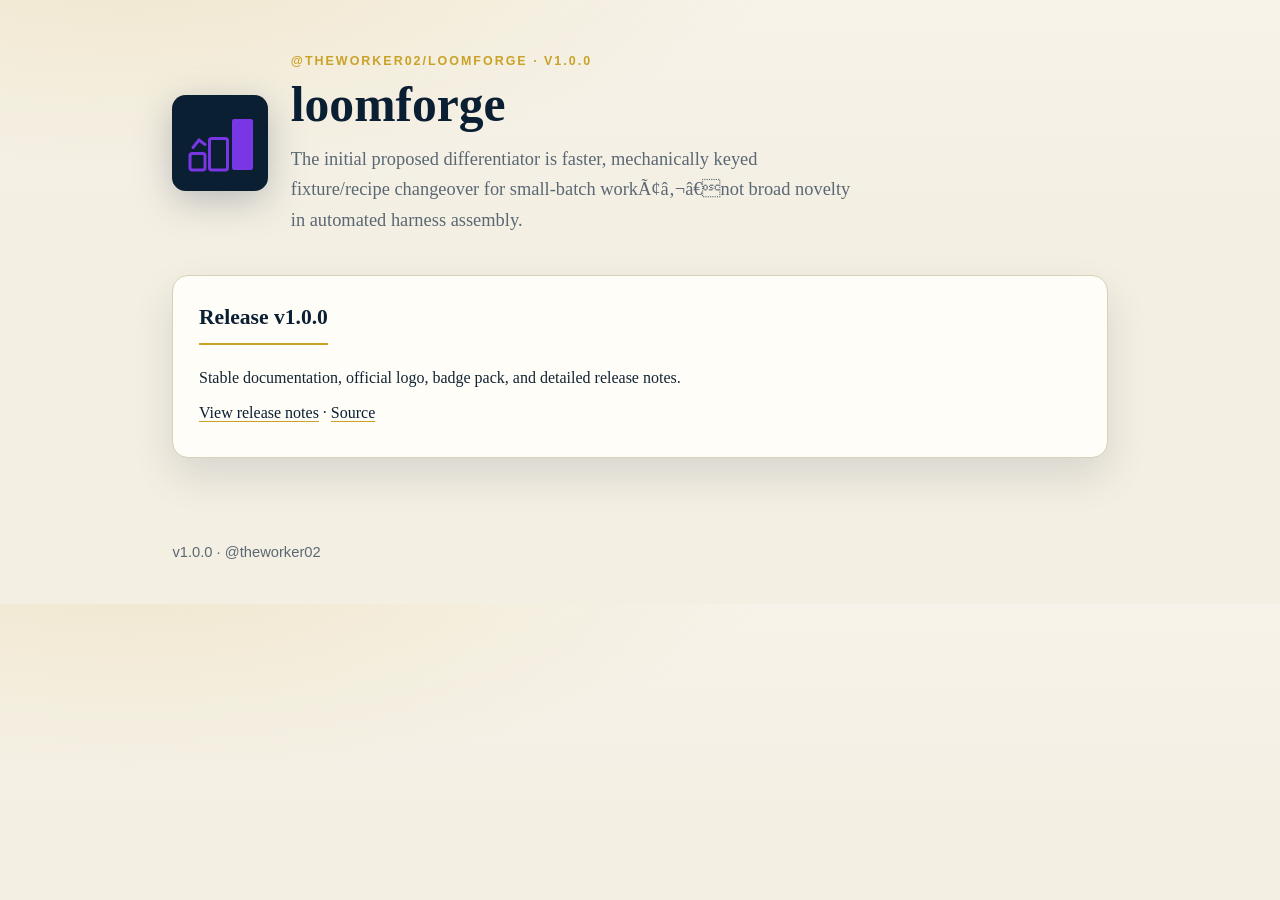
<file: docs/index.html>
<!DOCTYPE html>
<html lang="en"><head>
<meta charset="utf-8"><meta name="viewport" content="width=device-width, initial-scale=1">
<title>loomforge · v1.0.0</title>
<link rel="stylesheet" href="styles.css">
<link rel="icon" href="logo.svg" type="image/svg+xml">
</head><body>
<header class="hero">
<img src="logo.svg" alt="loomforge official logo" width="96" height="96">
<div>
<p class="kicker sans">@theworker02/loomforge · v1.0.0</p>
<h1>loomforge</h1>
<p class="lede">The initial proposed differentiator is faster, mechanically keyed fixture/recipe changeover for small-batch workÃ¢â‚¬â€not broad novelty in automated harness assembly.</p>
</div>
</header>
<main class="wrap">
<section>
<h2>Release v1.0.0</h2>
<p>Stable documentation, official logo, badge pack, and detailed release notes.</p>
<p><a href="https://github.com/theworker02/loomforge/releases/tag/v1.0.0">View release notes</a> ·
<a href="https://github.com/theworker02/loomforge">Source</a></p>
</section>
</main>
<footer class="sans">v1.0.0 · @theworker02</footer>
</body></html>
</file>
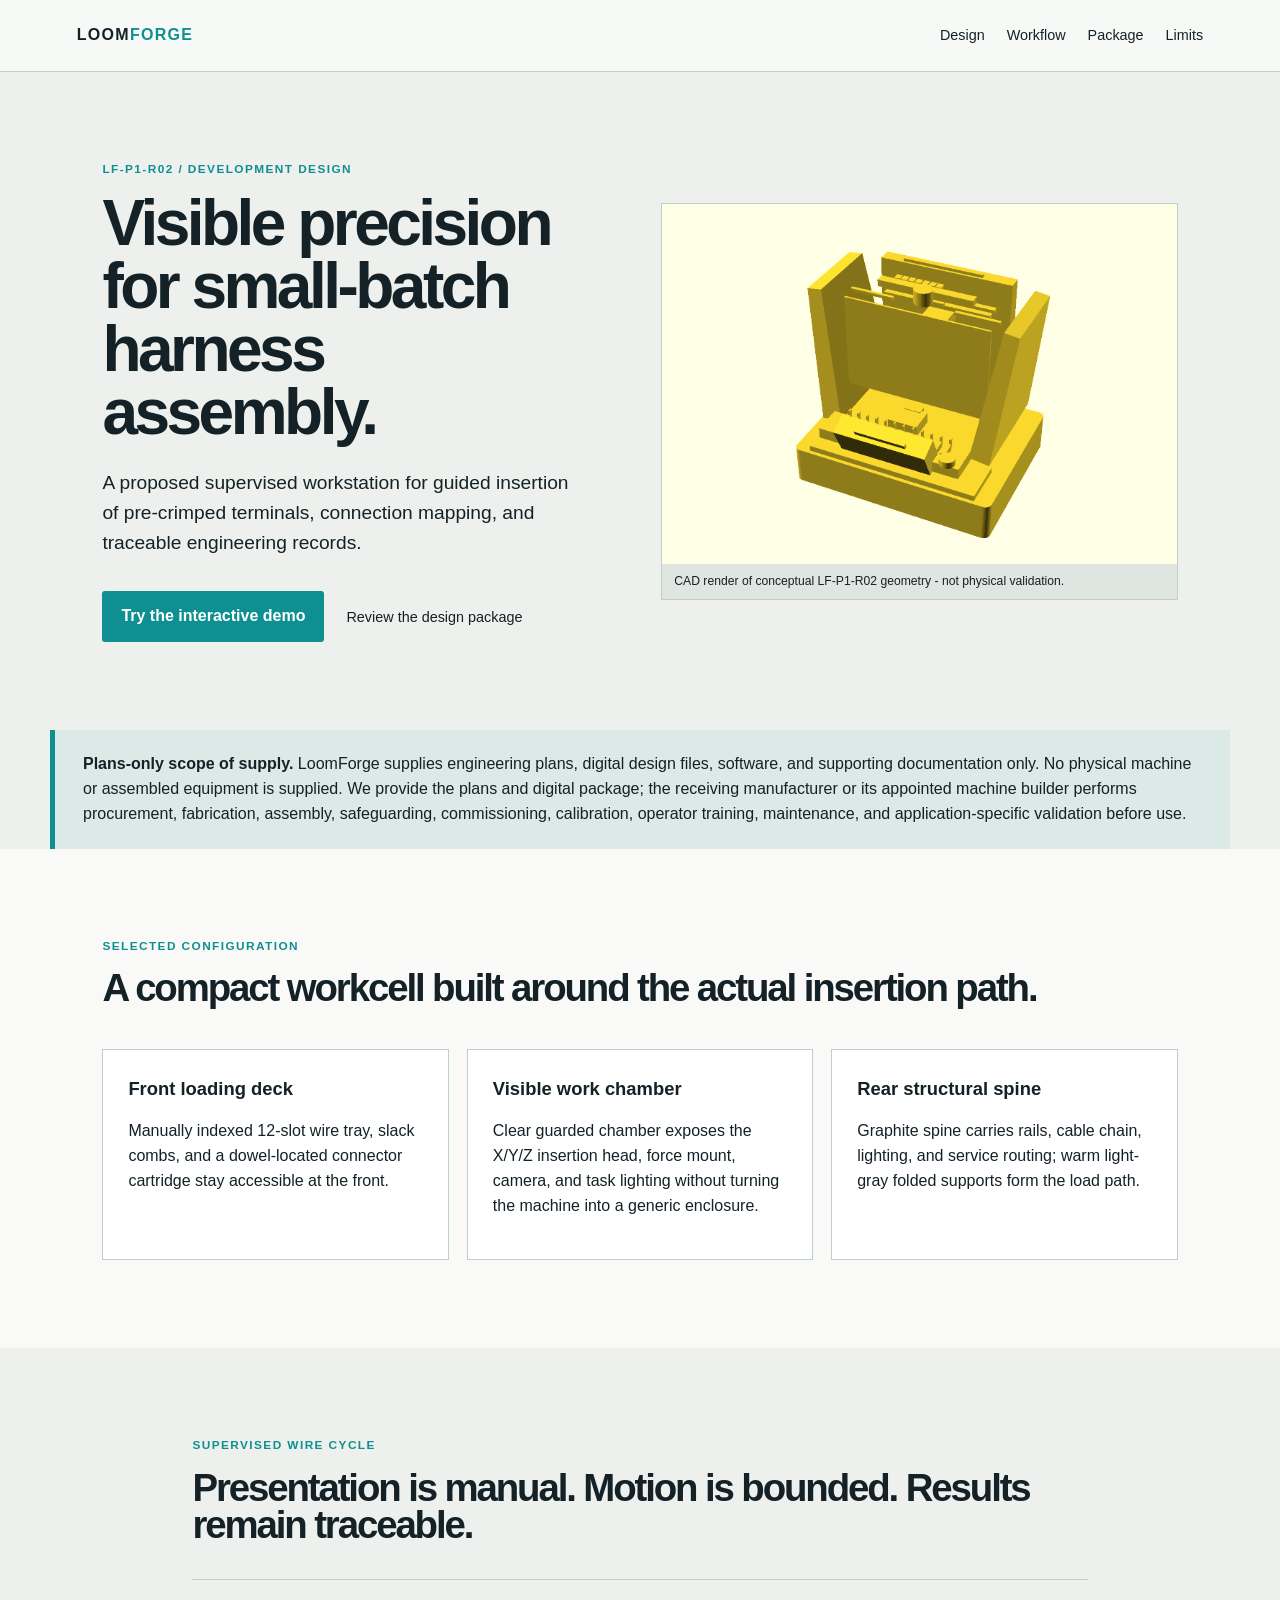
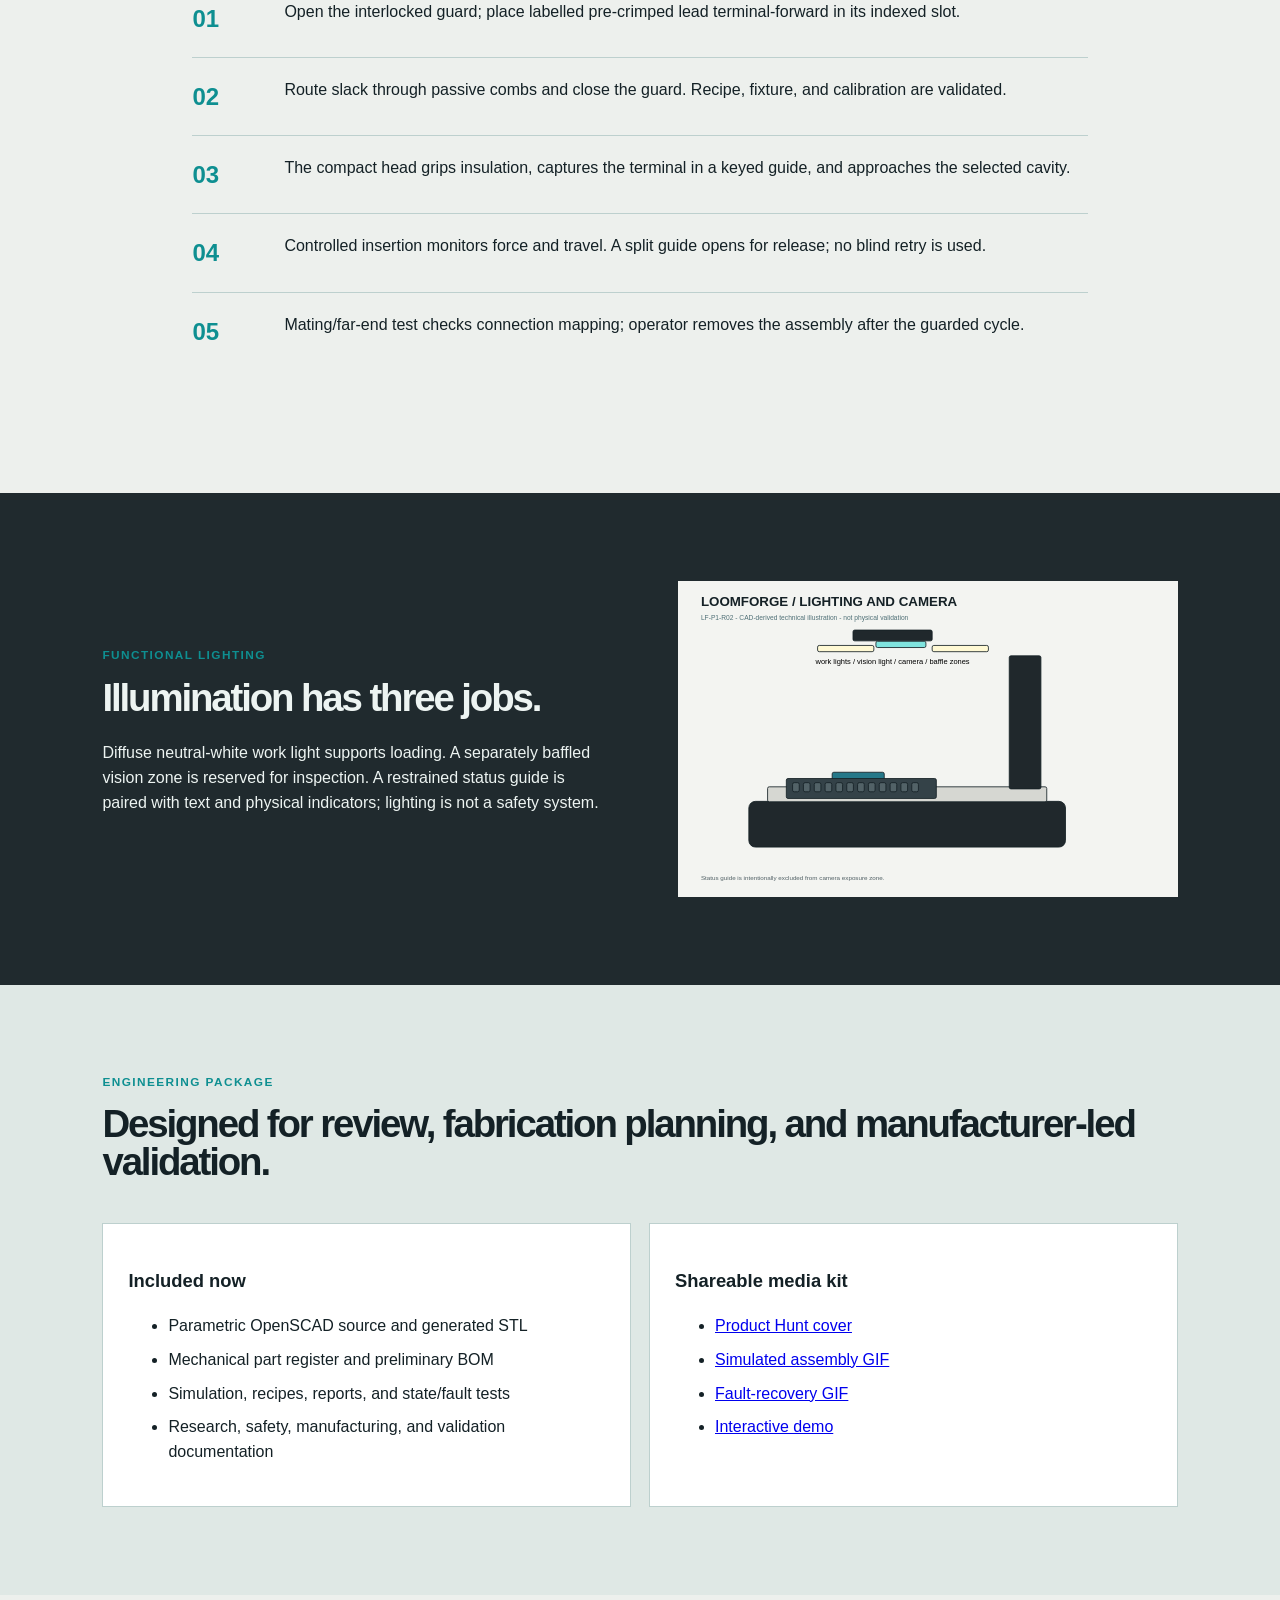
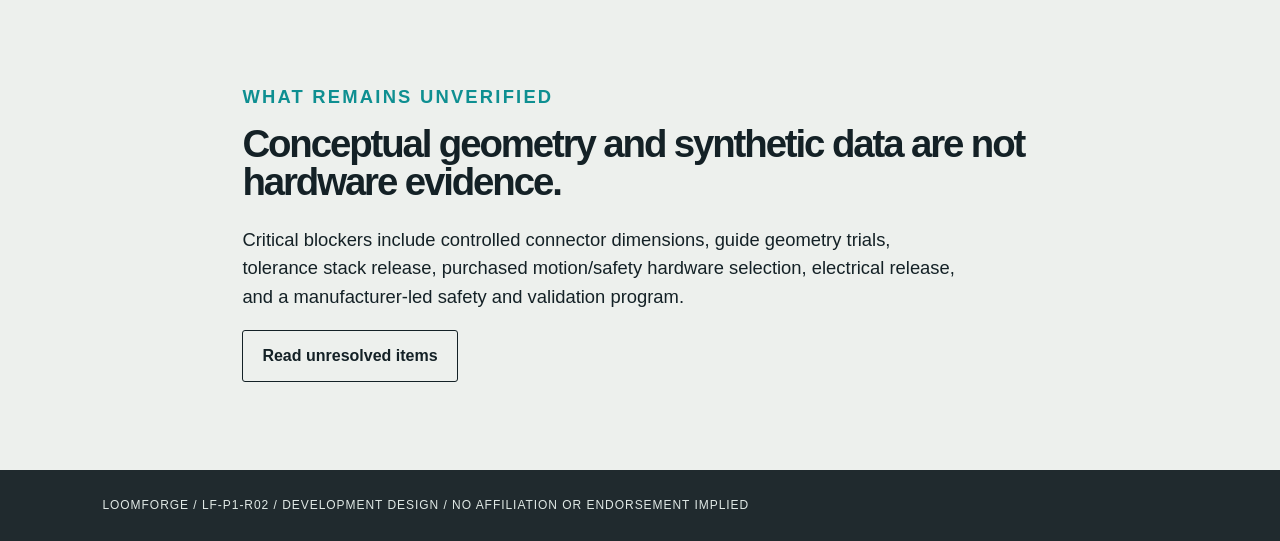
<file: site/index.html>
<!doctype html>
<html lang="en">
<head>
  <meta charset="utf-8">
  <meta name="viewport" content="width=device-width,initial-scale=1">
  <meta name="description" content="LoomForge engineering design package for a proposed small-batch wire-harness assembly workstation.">
  <title>LoomForge - Engineering Design Package</title>
  <link rel="icon" type="image/svg+xml" href="favicon.svg">
  <link rel="stylesheet" href="styles.css">
</head>
<body>
  <header class="nav"><a class="brand" href="#top">LOOM<span>FORGE</span></a><nav><a href="#design">Design</a><a href="#workflow">Workflow</a><a href="#package">Package</a><a href="#limits">Limits</a></nav></header>
  <main id="top">
    <section class="hero">
      <div><p class="eyebrow">LF-P1-R02 / DEVELOPMENT DESIGN</p><h1>Visible precision for small-batch harness assembly.</h1><p class="lede">A proposed supervised workstation for guided insertion of pre-crimped terminals, connection mapping, and traceable engineering records.</p><div class="actions"><a class="button" href="demo.html">Try the interactive demo</a><a class="text-link" href="downloads/loomforge-r02-design-review.pdf">Review the design package</a></div></div>
      <figure><img src="assets/cad-front-hero.png" alt="CAD-rendered LoomForge R02 conceptual workstation"><figcaption>CAD render of conceptual LF-P1-R02 geometry - not physical validation.</figcaption></figure>
    </section>
    <section class="notice"><strong>Plans-only scope of supply.</strong> LoomForge supplies engineering plans, digital design files, software, and supporting documentation only. No physical machine or assembled equipment is supplied. We provide the plans and digital package; the receiving manufacturer or its appointed machine builder performs procurement, fabrication, assembly, safeguarding, commissioning, calibration, operator training, maintenance, and application-specific validation before use.</section>
    <section id="design" class="design"><div class="section-head"><p class="eyebrow">SELECTED CONFIGURATION</p><h2>A compact workcell built around the actual insertion path.</h2></div><div class="grid three"><article><b>Front loading deck</b><p>Manually indexed 12-slot wire tray, slack combs, and a dowel-located connector cartridge stay accessible at the front.</p></article><article><b>Visible work chamber</b><p>Clear guarded chamber exposes the X/Y/Z insertion head, force mount, camera, and task lighting without turning the machine into a generic enclosure.</p></article><article><b>Rear structural spine</b><p>Graphite spine carries rails, cable chain, lighting, and service routing; warm light-gray folded supports form the load path.</p></article></div></section>
    <section id="workflow" class="workflow"><div class="section-head"><p class="eyebrow">SUPERVISED WIRE CYCLE</p><h2>Presentation is manual. Motion is bounded. Results remain traceable.</h2></div><ol><li><span>01</span> Open the interlocked guard; place labelled pre-crimped lead terminal-forward in its indexed slot.</li><li><span>02</span> Route slack through passive combs and close the guard. Recipe, fixture, and calibration are validated.</li><li><span>03</span> The compact head grips insulation, captures the terminal in a keyed guide, and approaches the selected cavity.</li><li><span>04</span> Controlled insertion monitors force and travel. A split guide opens for release; no blind retry is used.</li><li><span>05</span> Mating/far-end test checks connection mapping; operator removes the assembly after the guarded cycle.</li></ol></section>
    <section class="lighting"><div><p class="eyebrow">FUNCTIONAL LIGHTING</p><h2>Illumination has three jobs.</h2><p>Diffuse neutral-white work light supports loading. A separately baffled vision zone is reserved for inspection. A restrained status guide is paired with text and physical indicators; lighting is not a safety system.</p></div><img src="assets/lighting-camera.svg" alt="Technical illustration of camera and lighting positions"></section>
    <section id="package" class="package"><p class="eyebrow">ENGINEERING PACKAGE</p><h2>Designed for review, fabrication planning, and manufacturer-led validation.</h2><div class="grid two"><article><h3>Included now</h3><ul><li>Parametric OpenSCAD source and generated STL</li><li>Mechanical part register and preliminary BOM</li><li>Simulation, recipes, reports, and state/fault tests</li><li>Research, safety, manufacturing, and validation documentation</li></ul></article><article><h3>Shareable media kit</h3><ul><li><a href="media/product-hunt-cover.png">Product Hunt cover</a></li><li><a href="media/loomforge-simulated-walkthrough.gif">Simulated assembly GIF</a></li><li><a href="media/loomforge-fault-recovery.gif">Fault-recovery GIF</a></li><li><a href="demo.html">Interactive demo</a></li></ul></article></div></section>
    <section id="limits" class="limits"><p class="eyebrow">WHAT REMAINS UNVERIFIED</p><h2>Conceptual geometry and synthetic data are not hardware evidence.</h2><p>Critical blockers include controlled connector dimensions, guide geometry trials, tolerance stack release, purchased motion/safety hardware selection, electrical release, and a manufacturer-led safety and validation program.</p><a class="button ghost" href="downloads/unresolved-design-items.md">Read unresolved items</a></section>
  </main>
  <footer>LOOMFORGE / LF-P1-R02 / DEVELOPMENT DESIGN / NO AFFILIATION OR ENDORSEMENT IMPLIED</footer>
</body>
</html>
</file>
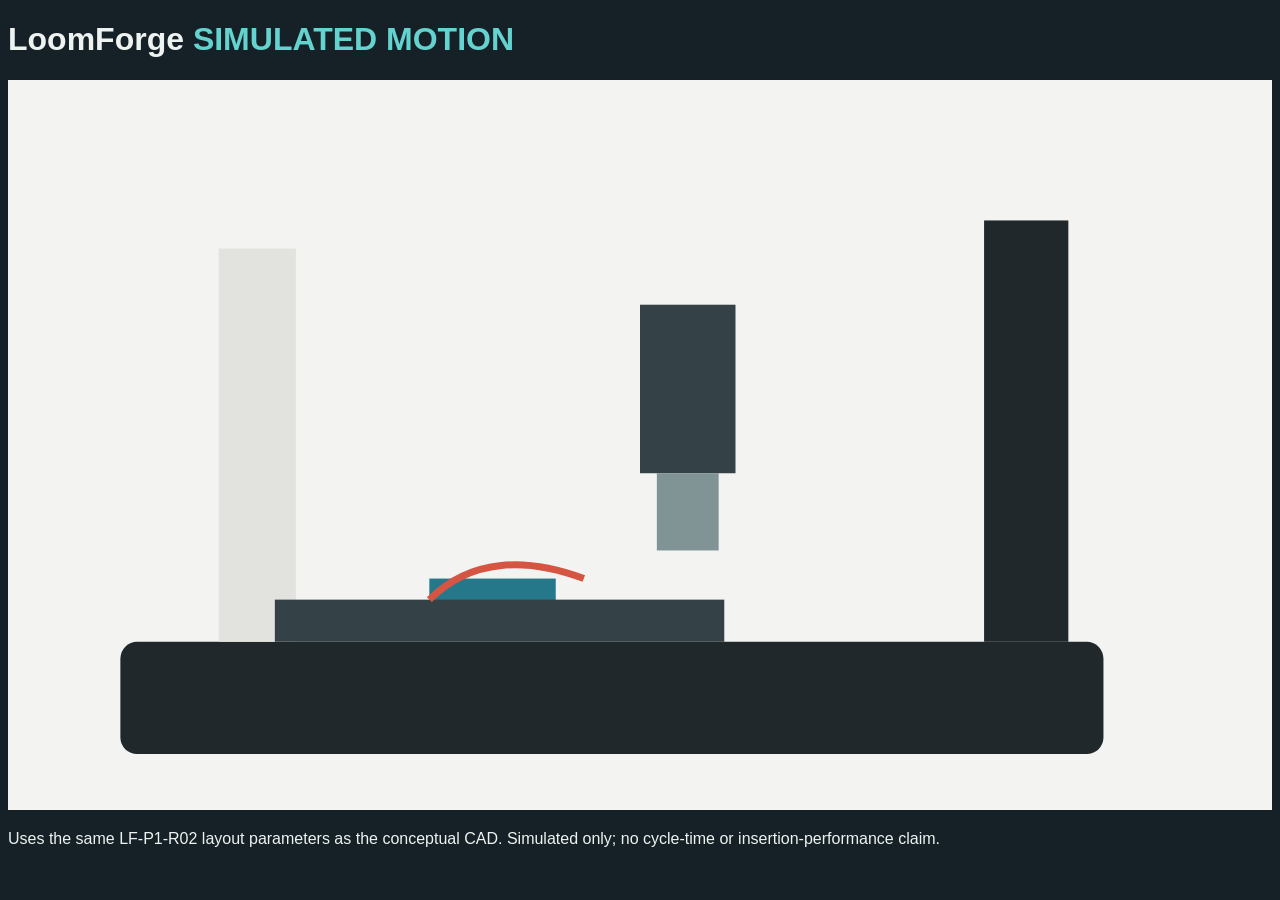
<file: reports/motion-demonstration.html>
<!doctype html><title>LoomForge simulated motion</title><style>body{font-family:Arial;background:#152126;color:#eef3f1}svg{max-width:100%;background:#f3f4f1}#tag{color:#64d2ce}</style><h1>LoomForge <span id="tag">SIMULATED MOTION</span></h1><p id="s"></p><svg viewBox="0 0 900 520"><rect x="80" y="400" width="700" height="80" rx="12" fill="#20282c"/><rect x="150" y="120" width="55" height="280" fill="#e2e3de"/><rect x="695" y="100" width="60" height="300" fill="#20282c"/><rect x="300" y="355" width="90" height="35" fill="#257889"/><rect x="190" y="370" width="320" height="30" fill="#344248" id="tray"/><rect x="450" y="160" width="68" height="120" fill="#344248" id="head"/><rect x="462" y="280" width="44" height="55" fill="#809395" id="guide"/><path d="M300 370 C330 340 370 340 410 355" fill="none" stroke="#d55542" stroke-width="5" id="wire"/></svg><script>let a=[['Operator loads indexed wire into tray',450,160],['Guard closes; controller ready',450,160],['Head picks terminal at tray slot',250,280],['Head transfers to fixture',405,220],['Guided simulated insertion',405,310],['Guide opens; gripper releases',405,250],['Electrical mapping verification',405,220],['Completed assembly removed by operator',450,160],['Fault example: force limit -> recovery required',405,270]];let i=0;setInterval(()=>{let x=a[i];s.textContent=x[0];head.setAttribute('x',x[1]);guide.setAttribute('x',x[1]+12);guide.setAttribute('y',x[2]+120);i=(i+1)%a.length},1600)</script><p>Uses the same LF-P1-R02 layout parameters as the conceptual CAD. Simulated only; no cycle-time or insertion-performance claim.</p>
</file>
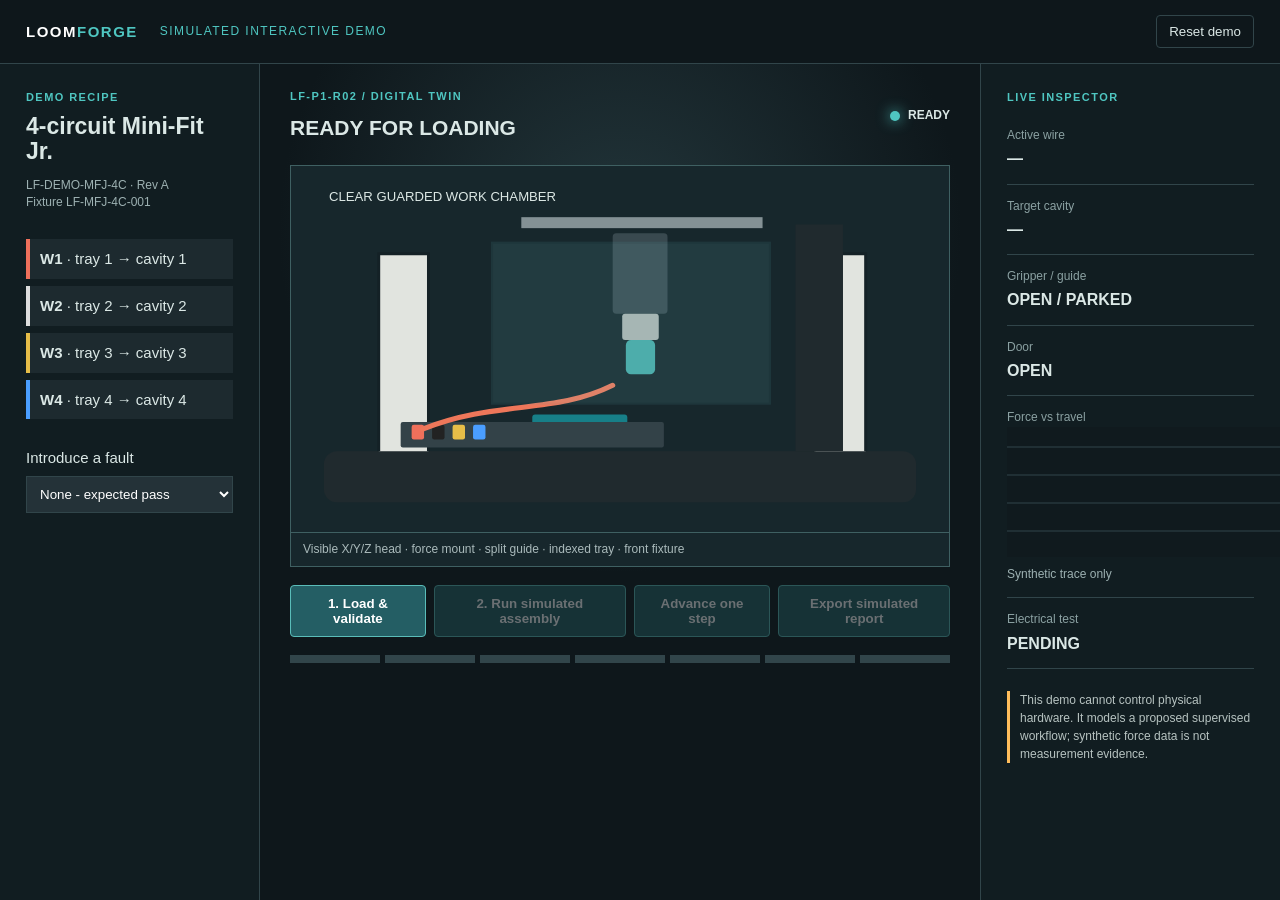
<file: site/demo.html>
<!doctype html>
<html lang="en"><head><meta charset="utf-8"><meta name="viewport" content="width=device-width,initial-scale=1"><title>LoomForge Interactive Demo</title><link rel="icon" type="image/svg+xml" href="favicon.svg"><link rel="stylesheet" href="demo.css"></head>
<body>
<header><a href="index.html" class="brand">LOOM<span>FORGE</span></a><div class="mode">SIMULATED INTERACTIVE DEMO</div><button id="reset" class="quiet">Reset demo</button></header>
<main>
 <aside class="recipe"><p class="eyebrow">DEMO RECIPE</p><h1>4-circuit Mini-Fit Jr.</h1><p class="meta">LF-DEMO-MFJ-4C · Rev A<br>Fixture LF-MFJ-4C-001</p><div id="wires" class="wires"></div><div class="fault"><label for="fault">Introduce a fault</label><select id="fault"><option value="none">None - expected pass</option><option value="missing">Missing wire W2</option><option value="force">High insertion resistance W2</option><option value="mapping">Wrong connection W2</option><option value="door">Door opened during cycle</option></select></div></aside>
 <section class="workcell"><div class="topline"><div><p class="eyebrow">LF-P1-R02 / DIGITAL TWIN</p><h2 id="state">READY FOR LOADING</h2></div><div class="indicator"><span id="lamp"></span><b id="lampText">READY</b></div></div>
 <div class="chamber"><svg viewBox="0 0 900 500" aria-label="LoomForge simulated workstation"><rect x="45" y="390" width="810" height="70" rx="18" fill="#202a2e"/><path d="M120 390V120h68v270M716 390V120h70v270" fill="#e1e4df" stroke="#142126" stroke-width="4"/><rect x="690" y="80" width="65" height="310" fill="#202a2e"/><rect x="330" y="340" width="130" height="44" rx="4" fill="#177f88" id="fixture"/><rect x="150" y="350" width="360" height="35" rx="3" fill="#334248"/><g id="slots"></g><rect x="315" y="70" width="330" height="15" fill="#849195"/><g id="head"><rect x="440" y="92" width="75" height="110" rx="5" fill="#39494f"/><rect x="453" y="202" width="50" height="36" rx="4" fill="#adb4b1"/><rect x="458" y="238" width="40" height="47" rx="7" fill="#48a9a6"/><path id="wirePath" d="M180 360 C280 320 360 340 440 300" stroke="#ee775a" stroke-width="7" fill="none" stroke-linecap="round"/></g><rect x="275" y="105" width="380" height="220" fill="#76cad0" opacity=".12" stroke="#50a3aa" stroke-width="3"/><text x="52" y="48" fill="#dce8e5" font-family="Arial" font-size="18">CLEAR GUARDED WORK CHAMBER</text></svg><div class="machine-caption">Visible X/Y/Z head · force mount · split guide · indexed tray · front fixture</div></div>
 <div class="controls"><button id="load">1. Load & validate</button><button id="run" disabled>2. Run simulated assembly</button><button id="advance" disabled>Advance one step</button><button id="export" disabled>Export simulated report</button></div>
 <div class="timeline" id="timeline"></div></section>
 <aside class="inspector"><p class="eyebrow">LIVE INSPECTOR</p><section><span>Active wire</span><strong id="active">—</strong></section><section><span>Target cavity</span><strong id="cavity">—</strong></section><section><span>Gripper / guide</span><strong id="gripper">OPEN / PARKED</strong></section><section><span>Door</span><strong id="door">OPEN</strong></section><section><span>Force vs travel</span><canvas id="force" width="290" height="130"></canvas><small id="forceNote">Synthetic trace only</small></section><section><span>Electrical test</span><strong id="electrical">PENDING</strong></section><p class="guardrail">This demo cannot control physical hardware. It models a proposed supervised workflow; synthetic force data is not measurement evidence.</p></aside>
</main><script src="demo.js"></script></body></html>
</file>
<file: docs/styles.css>
:root {
  --navy: #0B1F33;
  --navy-2: #14324d;
  --gold: #C9A227;
  --gold-soft: #e6d08a;
  --paper: #f4efe3;
  --card: #fffdf8;
  --ink: #122433;
  --muted: #5a6874;
  --line: #d9d0ba;
  --code-bg: #0B1F33;
  --code-fg: #f4efe3;
  --shadow: 0 18px 40px rgba(11, 31, 51, 0.12);
}

* { box-sizing: border-box; }

html {
  scroll-behavior: smooth;
}

body {
  margin: 0;
  color: var(--ink);
  background:
    radial-gradient(1200px 420px at 10% -10%, rgba(201, 162, 39, 0.16), transparent 55%),
    linear-gradient(180deg, #f7f3ea 0%, var(--paper) 220px);
  font-family: "Iowan Old Style", "Palatino Linotype", Palatino, "Times New Roman", serif;
  line-height: 1.65;
}

.sans, nav, table, .btn, .kicker, footer {
  font-family: "Segoe UI", "Helvetica Neue", Arial, sans-serif;
}

a {
  color: var(--navy);
  text-decoration-color: var(--gold);
  text-underline-offset: 0.18em;
}

a:hover { color: #081524; }

.nav {
  position: sticky;
  top: 0;
  z-index: 20;
  display: flex;
  align-items: center;
  justify-content: space-between;
  gap: 1rem;
  padding: 0.7rem 1.4rem;
  background: rgba(11, 31, 51, 0.96);
  color: #fff;
  border-bottom: 3px solid var(--gold);
  backdrop-filter: blur(8px);
}

.nav a { color: #fff; text-decoration: none; }
.nav .links { display: flex; gap: 1.1rem; font-size: 0.92rem; letter-spacing: 0.02em; }
.nav .links a:hover { color: var(--gold-soft); }
.nav .brand-lockup {
  display: flex;
  align-items: center;
  gap: 0.65rem;
  font-weight: 650;
  letter-spacing: 0.04em;
}
.nav img { width: 32px; height: 32px; }

.hero {
  max-width: 980px;
  margin: 0 auto;
  padding: 3.2rem 1.4rem 1.4rem;
  display: grid;
  grid-template-columns: 96px 1fr;
  gap: 1.4rem;
  align-items: center;
}

.hero img {
  width: 96px;
  height: 96px;
  filter: drop-shadow(0 10px 18px rgba(11, 31, 51, 0.25));
}

.kicker {
  margin: 0 0 0.35rem;
  color: var(--gold);
  font-size: 0.78rem;
  letter-spacing: 0.16em;
  text-transform: uppercase;
  font-weight: 700;
}

h1 {
  margin: 0;
  font-size: clamp(2rem, 4vw, 3.1rem);
  line-height: 1.12;
  color: var(--navy);
}

.lede {
  margin: 0.7rem 0 0;
  max-width: 62ch;
  font-size: 1.15rem;
  color: var(--muted);
}

.badges { display: flex; flex-wrap: wrap; gap: 0.45rem; margin-top: 1rem; }
.badge {
  display: inline-block;
  padding: 0.18rem 0.55rem;
  border: 1px solid var(--gold);
  color: var(--navy);
  background: rgba(201, 162, 39, 0.12);
  font-size: 0.75rem;
  letter-spacing: 0.04em;
  border-radius: 999px;
}

.wrap {
  max-width: 980px;
  margin: 0 auto;
  padding: 0 1.4rem 4rem;
}

section {
  background: var(--card);
  border: 1px solid var(--line);
  border-radius: 16px;
  padding: 1.5rem 1.6rem 1.35rem;
  margin: 1.1rem 0;
  box-shadow: var(--shadow);
}

h2 {
  margin: 0 0 0.7rem;
  color: var(--navy);
  font-size: 1.35rem;
  padding-bottom: 0.45rem;
  border-bottom: 2px solid var(--gold);
  display: inline-block;
}

h3 { color: var(--navy-2); margin: 1.1rem 0 0.4rem; }

p { margin: 0.55rem 0; }

ul, ol { margin: 0.4rem 0 0.7rem; padding-left: 1.2rem; }

pre, code, kbd {
  font-family: "Cascadia Code", Consolas, "Courier New", monospace;
}

code, kbd {
  background: #efe8d6;
  padding: 0.08em 0.38em;
  border-radius: 4px;
  font-size: 0.92em;
}

pre {
  background: var(--code-bg);
  color: var(--code-fg);
  padding: 1rem 1.1rem;
  overflow-x: auto;
  border-radius: 10px;
  border-left: 5px solid var(--gold);
  font-size: 0.9rem;
  line-height: 1.5;
}

pre code { background: transparent; color: inherit; padding: 0; }

table {
  width: 100%;
  border-collapse: collapse;
  margin: 0.7rem 0 0.2rem;
  font-size: 0.95rem;
}

th, td {
  text-align: left;
  padding: 0.55rem 0.6rem;
  border-bottom: 1px solid var(--line);
  vertical-align: top;
}

th {
  color: var(--navy);
  background: #f3ead3;
  font-weight: 700;
}

.callout {
  background: #0B1F33;
  color: #f7f3ea;
  border-radius: 12px;
  padding: 1rem 1.15rem;
  margin: 0.9rem 0 0.2rem;
}
.callout strong { color: var(--gold-soft); }

.grid-2 {
  display: grid;
  grid-template-columns: 1fr 1fr;
  gap: 1rem;
}

.ok { color: #1d6b3a; font-weight: 700; }
.fail { color: #9b2c2c; font-weight: 700; }

footer {
  max-width: 980px;
  margin: 0 auto;
  padding: 0 1.4rem 2.5rem;
  color: var(--muted);
  font-size: 0.92rem;
}

@media (max-width: 760px) {
  .hero, .grid-2 { grid-template-columns: 1fr; }
  .nav { flex-direction: column; align-items: flex-start; }
}
</file>
<file: site/styles.css>
:root{--ink:#142126;--graphite:#202a2e;--paper:#edf0ed;--panel:#f9faf7;--cyan:#0e8f91;--line:#bdd0ce}*{box-sizing:border-box}body{margin:0;font:16px/1.55 Arial,sans-serif;background:var(--paper);color:var(--ink)}.nav{height:72px;display:flex;align-items:center;justify-content:space-between;padding:0 6vw;border-bottom:1px solid var(--line);background:#f7f9f6}.brand{font-weight:800;letter-spacing:.08em;color:var(--ink);text-decoration:none}.brand span{color:var(--cyan)}nav{display:flex;gap:22px}nav a,.text-link{color:var(--ink);text-decoration:none;font-size:.9rem}.hero,.design,.workflow,.lighting,.package,.limits{padding:88px 8%;max-width:1400px;margin:auto}.hero{display:grid;grid-template-columns:1fr 1.1fr;gap:7vw;align-items:center}.eyebrow{letter-spacing:.12em;font-size:.74rem;font-weight:700;color:var(--cyan);margin:0 0 14px}.hero h1,.section-head h2,.lighting h2,.package h2,.limits h2{font-size:clamp(2.35rem,5vw,5.25rem);line-height:.98;letter-spacing:-.055em;margin:0 0 25px}.section-head h2,.lighting h2,.package h2,.limits h2{font-size:clamp(2rem,3vw,3.5rem)}.lede{font-size:1.2rem;max-width:550px}.actions{display:flex;gap:22px;align-items:center;margin-top:34px}.button{display:inline-block;padding:13px 19px;background:var(--cyan);color:white;text-decoration:none;font-weight:700;border-radius:3px}.ghost{background:transparent;color:var(--ink);border:1px solid var(--ink)}figure{margin:0;background:#dfe6e1;border:1px solid var(--line)}figure img{display:block;width:100%;min-height:360px;object-fit:cover}figcaption{font-size:.76rem;padding:8px 12px}.notice{max-width:1180px;margin:0 auto;padding:22px 28px;border-left:5px solid var(--cyan);background:#dbe9e7}.design{background:var(--panel);max-width:none;padding-left:8%;padding-right:8%}.grid{display:grid;gap:18px;margin-top:42px}.grid.three{grid-template-columns:repeat(3,1fr)}.grid.two{grid-template-columns:repeat(2,1fr)}article{padding:25px;background:white;border:1px solid var(--line)}article b,article h3{font-size:1.15rem}.workflow{max-width:1100px}.workflow ol{list-style:none;padding:0;margin:35px 0}.workflow li{display:grid;grid-template-columns:70px 1fr;gap:22px;padding:20px 0;border-top:1px solid var(--line)}.workflow span{font-weight:800;font-size:1.5rem;color:var(--cyan)}.lighting{display:grid;grid-template-columns:1fr 1fr;gap:6vw;align-items:center;background:var(--graphite);color:#edf4f2;max-width:none}.lighting img{max-width:100%;background:#f5f6f3}.package{background:#dfe8e5;max-width:none}.package li{margin:9px 0}.limits{max-width:1000px}.limits p{font-size:1.15rem;max-width:720px}footer{padding:26px 8%;background:var(--graphite);color:#dfe8e5;font-size:.75rem;letter-spacing:.08em}@media(max-width:760px){.hero,.lighting{grid-template-columns:1fr}.grid.three,.grid.two{grid-template-columns:1fr}.hero,.design,.workflow,.lighting,.package,.limits{padding:56px 6%}.nav{padding:0 6%}nav{gap:12px}nav a{font-size:.75rem}.actions{align-items:flex-start;flex-direction:column}}
</file>
<file: site/demo.css>
:root{--ink:#dbe8e6;--deep:#0e171b;--panel:#172328;--line:#31454a;--cyan:#4fc6c1;--amber:#ffbd5b;--red:#ef705b}*{box-sizing:border-box}body{margin:0;background:var(--deep);color:var(--ink);font:15px/1.45 Arial,sans-serif}header{height:64px;padding:0 26px;border-bottom:1px solid var(--line);display:flex;align-items:center;gap:22px}.brand{font-weight:800;letter-spacing:.1em;color:white;text-decoration:none}.brand span{color:var(--cyan)}.mode{font-size:12px;letter-spacing:.12em;color:var(--cyan);margin-right:auto}.quiet{background:none;border:1px solid var(--line);border-radius:4px;color:var(--ink);padding:8px 12px;cursor:pointer}main{display:grid;grid-template-columns:260px minmax(440px,1fr) 300px;min-height:calc(100vh - 64px)}aside{padding:26px;border-right:1px solid var(--line);background:#111d21}.inspector{border-right:0;border-left:1px solid var(--line)}.eyebrow{font-size:11px;letter-spacing:.13em;color:var(--cyan);font-weight:bold;margin:0 0 8px}h1{font-size:23px;line-height:1.1;margin:0 0 10px}h2{margin:0;font-size:21px}.meta,small{font-size:12px;color:#9db1b2}.wires{margin:28px 0}.wire{border-left:4px solid var(--wire);padding:9px 10px;margin:7px 0;background:#1d2a2f}.wire.active{outline:1px solid var(--cyan);background:#253a3e}.fault label,.fault select{display:block;width:100%;margin:7px 0}.fault select{background:#243238;color:white;padding:9px;border:1px solid var(--line)}.workcell{padding:25px 30px;background:radial-gradient(circle at 50% 20%,#22353a,transparent 45%)}.topline{display:flex;justify-content:space-between;align-items:center}.indicator{font-size:12px;display:flex;align-items:center;gap:8px}.indicator span{width:10px;height:10px;border-radius:50%;background:var(--cyan);box-shadow:0 0 14px var(--cyan)}.chamber{margin-top:22px;border:1px solid #3f6062;background:#17272c}.chamber svg{width:100%;display:block}.machine-caption{padding:8px 12px;color:#aababb;font-size:12px;border-top:1px solid #3f6062}.controls{display:flex;gap:8px;margin:18px 0}.controls button{background:#245e64;color:white;border:1px solid #5abdb9;padding:10px 12px;border-radius:4px;cursor:pointer;font-weight:bold}.controls button:disabled{opacity:.38;cursor:not-allowed}.timeline{display:flex;gap:5px}.step{height:8px;flex:1;background:#31454a}.step.done{background:var(--cyan)}.step.fail{background:var(--red)}.inspector section{border-bottom:1px solid var(--line);padding:13px 0}.inspector section span{display:block;font-size:12px;color:#8ba1a2}.inspector strong{display:block;margin-top:3px;font-size:16px}.guardrail{font-size:12px;line-height:1.5;color:#b7c3c1;border-left:3px solid var(--amber);padding-left:10px;margin-top:22px}@media(max-width:950px){main{grid-template-columns:1fr}.recipe,.inspector{border:0;border-bottom:1px solid var(--line)}.workcell{order:-1}.wires{display:flex;gap:5px;flex-wrap:wrap}.wire{margin:0}.inspector{display:grid;grid-template-columns:repeat(2,1fr);gap:12px}.inspector .guardrail{grid-column:span 2}}
</file>
